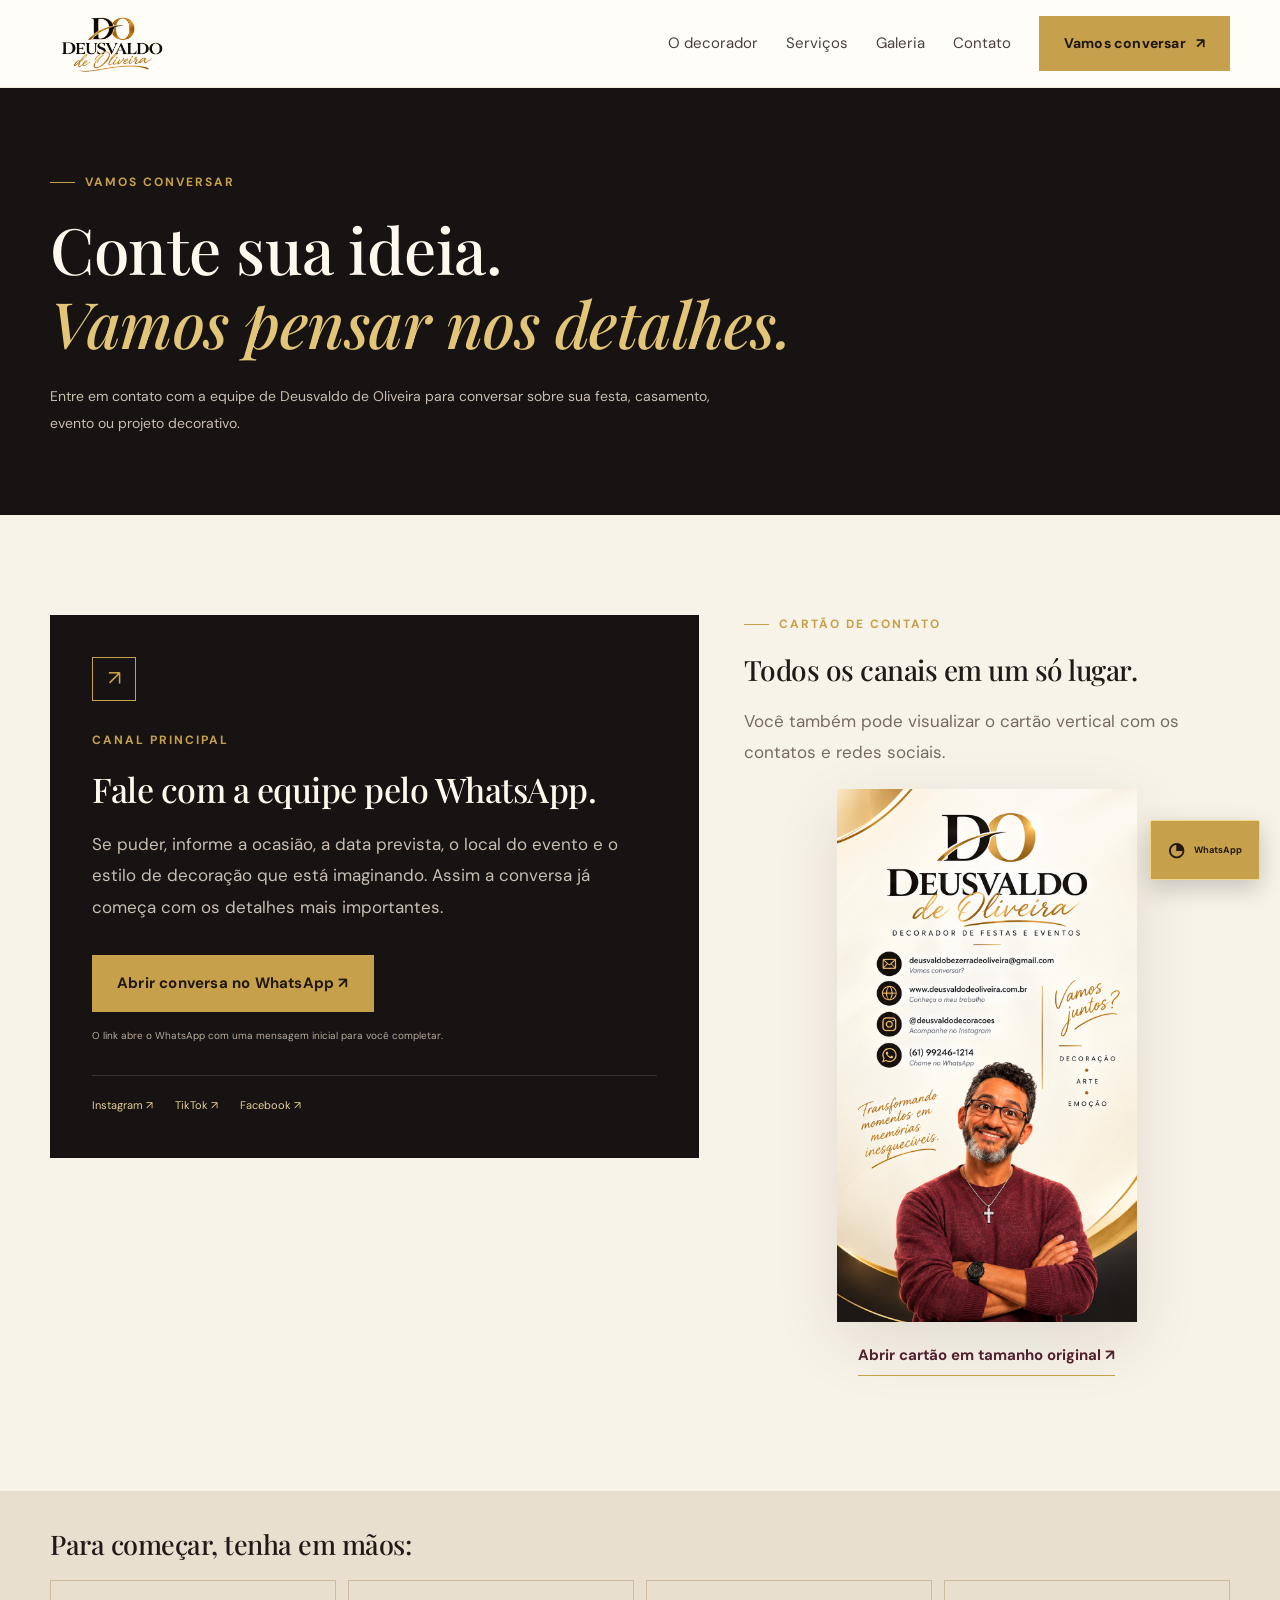
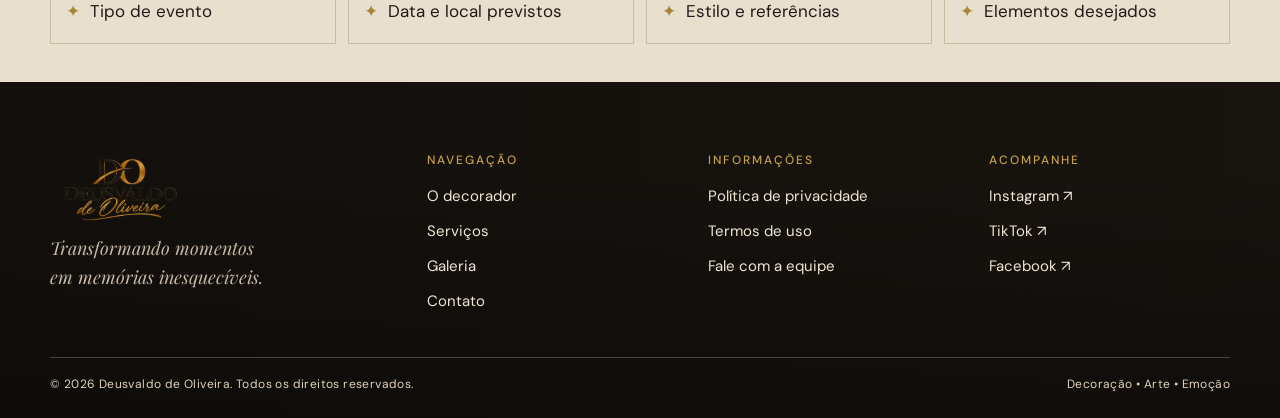
<file: contato.html>
<!doctype html><html lang="pt-BR"><head><meta charset="utf-8"><meta name="viewport" content="width=device-width, initial-scale=1"><meta name="theme-color" content="#171312"><meta name="description" content="Contato da equipe de Deusvaldo de Oliveira, decorador de festas e eventos."><title>Contato | Deusvaldo de Oliveira</title><link rel="icon" href="assets/images/favicon.svg" type="image/svg+xml"><link rel="stylesheet" href="assets/css/style.css"><script src="assets/js/main.js" defer></script></head><body><a class="skip-link" href="#conteudo">Pular para o conteúdo</a>
<header class="site-header">
  <div class="container header-inner">
    <a class="brand" href="index.html" aria-label="Deusvaldo de Oliveira — início"><img src="assets/images/logo-deusvaldo.svg" alt="Deusvaldo de Oliveira — Decorador de festas e eventos"></a>
    <button class="menu-toggle" aria-expanded="false" aria-controls="site-nav" aria-label="Abrir menu"><span></span><span></span><span></span></button>
    <nav id="site-nav" class="site-nav" aria-label="Navegação principal">
      <a href="index.html#sobre">O decorador</a><a href="index.html#servicos">Serviços</a><a href="index.html#galeria">Galeria</a><a href="contato.html">Contato</a>
      <a class="button button-small" data-wa="menu" href="https://wa.me/5561992461214?text=Ol%C3%A1%2C%20equipe%20do%20Deusvaldo%20de%20Oliveira%21%20Vim%20pelo%20site%20e%20gostaria%20de%20informa%C3%A7%C3%B5es." target="_blank" rel="noopener">Vamos conversar <span>↗</span></a>
    </nav>
  </div>
</header>
<main id="conteudo"><section class="page-hero"><div class="container"><p class="eyebrow"><span></span> VAMOS CONVERSAR</p><h1>Conte sua ideia.<br><em>Vamos pensar nos detalhes.</em></h1><p>Entre em contato com a equipe de Deusvaldo de Oliveira para conversar sobre sua festa, casamento, evento ou projeto decorativo.</p></div></section>
<section class="section-pad contact-section"><div class="container contact-grid"><div class="contact-primary"><span class="contact-glyph">↗</span><p class="eyebrow">CANAL PRINCIPAL</p><h2>Fale com a equipe pelo WhatsApp.</h2><p>Se puder, informe a ocasião, a data prevista, o local do evento e o estilo de decoração que está imaginando. Assim a conversa já começa com os detalhes mais importantes.</p><a class="button button-gold" data-wa="contato-principal" href="https://wa.me/5561992461214?text=Ol%C3%A1%2C%20equipe%20do%20Deusvaldo%20de%20Oliveira%21%20Gostaria%20de%20conversar%20sobre%20uma%20decora%C3%A7%C3%A3o.%20A%20ocasi%C3%A3o%20%C3%A9%3A%20" target="_blank" rel="noopener">Abrir conversa no WhatsApp ↗</a><small>O link abre o WhatsApp com uma mensagem inicial para você completar.</small>
<div class="contact-socials"><a href="https://www.instagram.com/deusvaldodecoracoes/" target="_blank" rel="noopener">Instagram ↗</a><a href="https://www.tiktok.com/@deusvaldodecoracoes" target="_blank" rel="noopener">TikTok ↗</a><a href="https://www.facebook.com/people/Deusvaldo-Oliveira/61553293047660/" target="_blank" rel="noopener">Facebook ↗</a></div></div>
<div class="contact-story"><p class="eyebrow"><span></span> CARTÃO DE CONTATO</p><h2>Todos os canais em um só lugar.</h2><p>Você também pode visualizar o cartão vertical com os contatos e redes sociais.</p><a class="story-open" href="assets/images/cartao-contato-story.png" target="_blank" rel="noopener"><img src="assets/images/cartao-contato-story.png" alt="Cartão vertical de contato de Deusvaldo de Oliveira com logo, e-mail, site, Instagram, WhatsApp e personagem" loading="lazy"></a><a class="text-link" href="assets/images/cartao-contato-story.png" target="_blank" rel="noopener">Abrir cartão em tamanho original ↗</a></div></div></section>
<section class="contact-checklist"><div class="container checklist-inner"><h2>Para começar, tenha em mãos:</h2><div class="checklist-grid"><span>Tipo de evento</span><span>Data e local previstos</span><span>Estilo e referências</span><span>Elementos desejados</span></div></div></section></main><footer class="site-footer">
  <div class="container footer-top">
    <div class="footer-brand"><a href="index.html"><img src="assets/images/logo-deusvaldo.svg" alt="Deusvaldo de Oliveira"></a><p>Transformando momentos em memórias inesquecíveis.</p></div>
    <div class="footer-column"><h3>Navegação</h3><a href="index.html#sobre">O decorador</a><a href="index.html#servicos">Serviços</a><a href="index.html#galeria">Galeria</a><a href="contato.html">Contato</a></div>
    <div class="footer-column"><h3>Informações</h3><a href="privacidade.html">Política de privacidade</a><a href="termos.html">Termos de uso</a><a href="contato.html">Fale com a equipe</a></div>
    <div class="footer-column"><h3>Acompanhe</h3><a href="https://www.instagram.com/deusvaldodecoracoes/" target="_blank" rel="noopener">Instagram ↗</a><a href="https://www.tiktok.com/@deusvaldodecoracoes" target="_blank" rel="noopener">TikTok ↗</a><a href="https://www.facebook.com/people/Deusvaldo-Oliveira/61553293047660/" target="_blank" rel="noopener">Facebook ↗</a></div>
  </div>
  <div class="container footer-bottom"><span>© <span data-year></span> Deusvaldo de Oliveira. Todos os direitos reservados.</span><span>Decoração • Arte • Emoção</span></div>
</footer><a class="whatsapp-float" data-wa="contato-flutuante" href="https://wa.me/5561992461214?text=Ol%C3%A1%2C%20equipe%20do%20Deusvaldo%20de%20Oliveira%21%20Vim%20pela%20p%C3%A1gina%20de%20contato." target="_blank" rel="noopener" aria-label="Falar com a equipe pelo WhatsApp"><span>◔</span><small>WhatsApp</small></a></body></html>
</file>
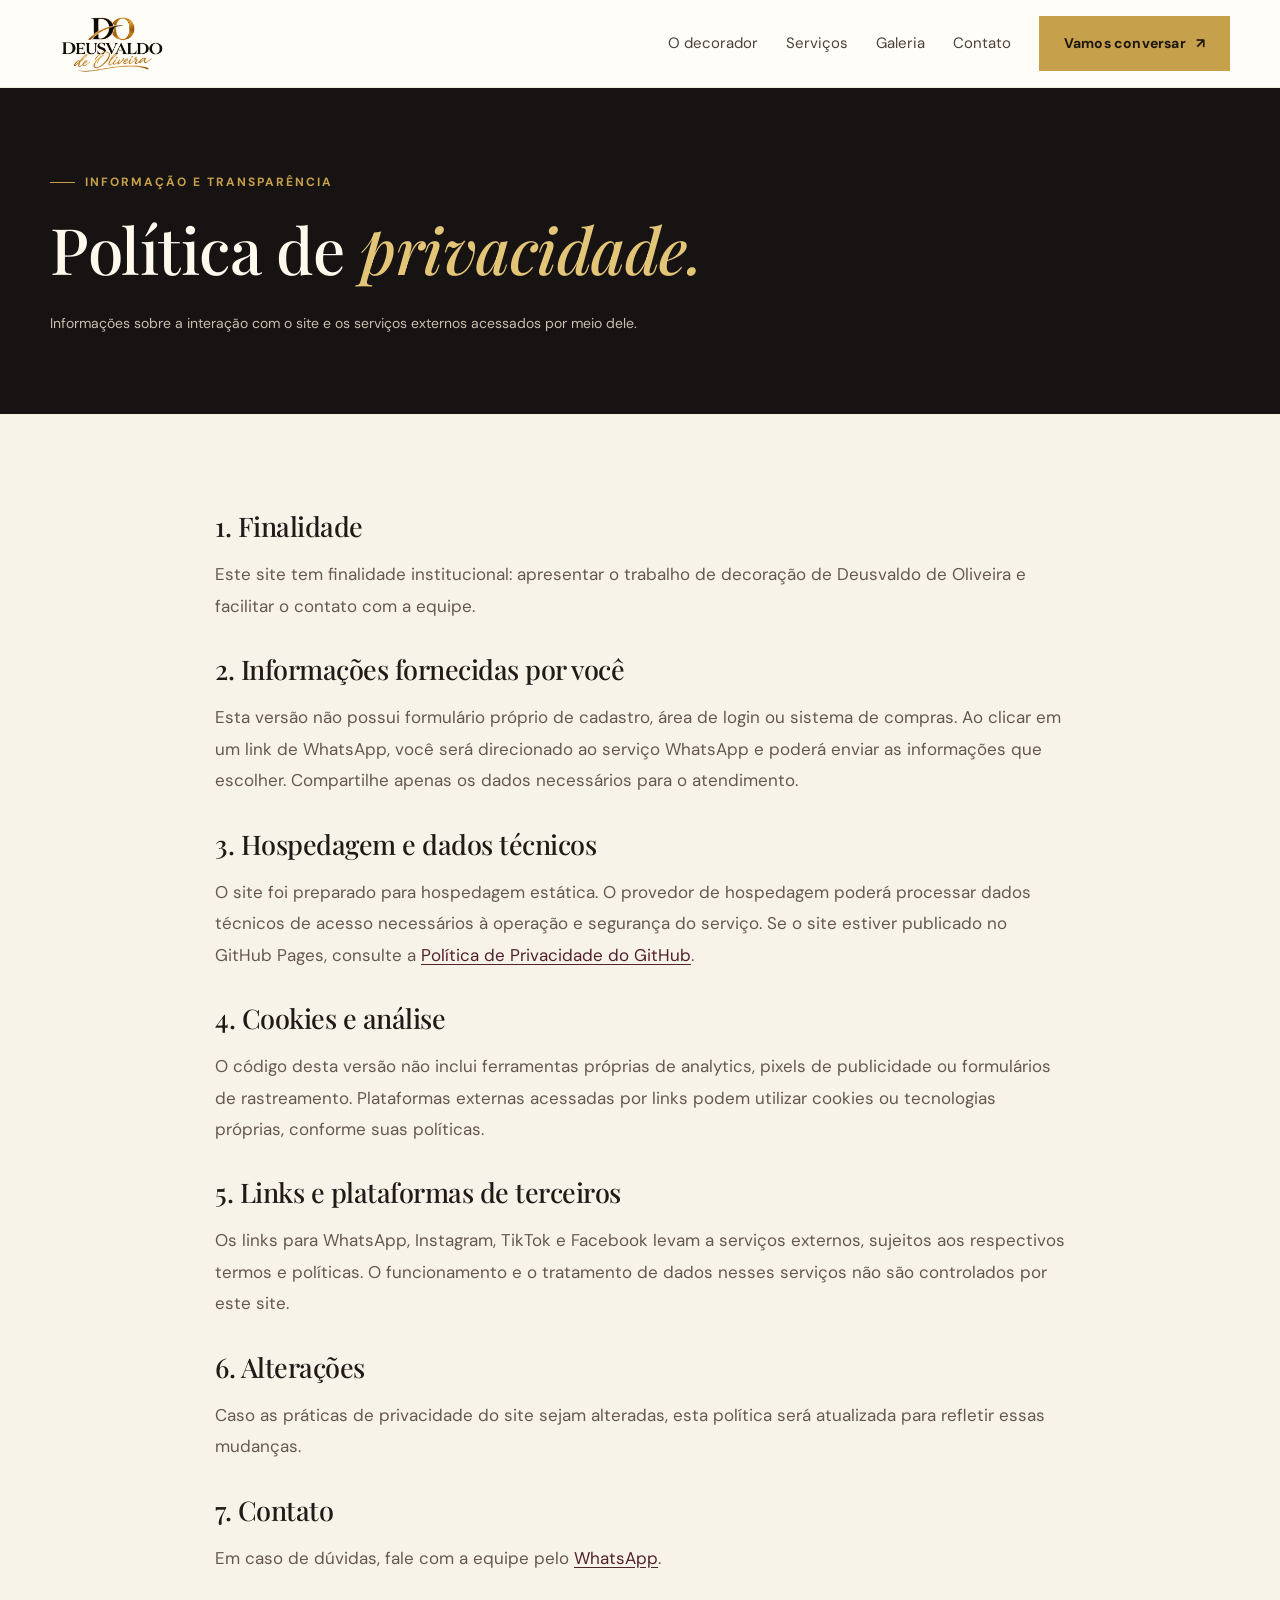
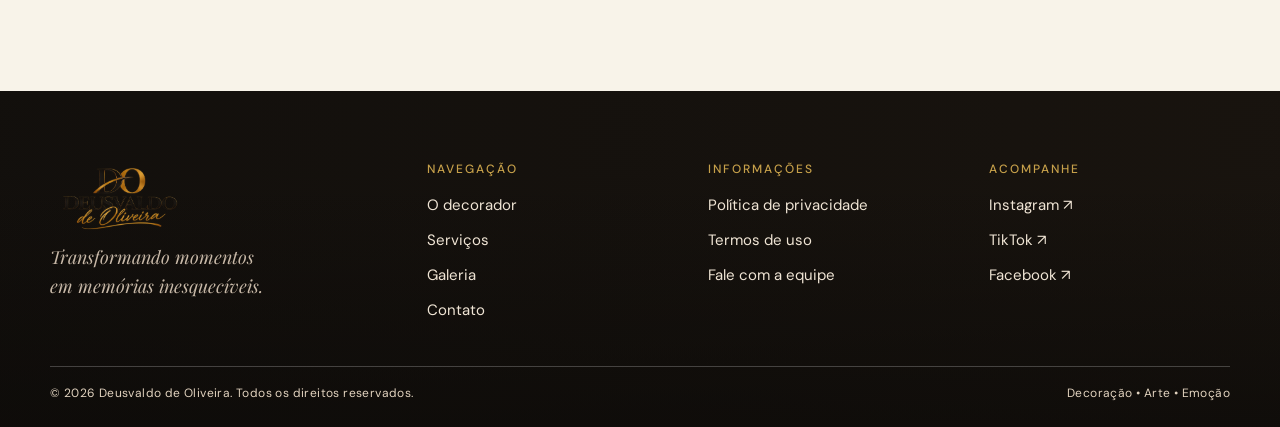
<file: privacidade.html>
<!doctype html><html lang="pt-BR"><head><meta charset="utf-8"><meta name="viewport" content="width=device-width, initial-scale=1"><meta name="theme-color" content="#171312"><meta name="description" content="Política de privacidade do site Deusvaldo de Oliveira."><title>Política de Privacidade | Deusvaldo de Oliveira</title><link rel="icon" href="assets/images/favicon.svg" type="image/svg+xml"><link rel="stylesheet" href="assets/css/style.css"><script src="assets/js/main.js" defer></script></head><body><a class="skip-link" href="#conteudo">Pular para o conteúdo</a>
<header class="site-header">
  <div class="container header-inner">
    <a class="brand" href="index.html" aria-label="Deusvaldo de Oliveira — início"><img src="assets/images/logo-deusvaldo.svg" alt="Deusvaldo de Oliveira — Decorador de festas e eventos"></a>
    <button class="menu-toggle" aria-expanded="false" aria-controls="site-nav" aria-label="Abrir menu"><span></span><span></span><span></span></button>
    <nav id="site-nav" class="site-nav" aria-label="Navegação principal">
      <a href="index.html#sobre">O decorador</a><a href="index.html#servicos">Serviços</a><a href="index.html#galeria">Galeria</a><a href="contato.html">Contato</a>
      <a class="button button-small" data-wa="menu" href="https://wa.me/5561992461214?text=Ol%C3%A1%2C%20equipe%20do%20Deusvaldo%20de%20Oliveira%21%20Vim%20pelo%20site%20e%20gostaria%20de%20informa%C3%A7%C3%B5es." target="_blank" rel="noopener">Vamos conversar <span>↗</span></a>
    </nav>
  </div>
</header><main id="conteudo"><section class="page-hero"><div class="container"><p class="eyebrow"><span></span> INFORMAÇÃO E TRANSPARÊNCIA</p><h1>Política de <em>privacidade.</em></h1><p>Informações sobre a interação com o site e os serviços externos acessados por meio dele.</p></div></section><section class="section-pad legal-section"><div class="container legal-copy"><h2>1. Finalidade</h2><p>Este site tem finalidade institucional: apresentar o trabalho de decoração de Deusvaldo de Oliveira e facilitar o contato com a equipe.</p><h2>2. Informações fornecidas por você</h2><p>Esta versão não possui formulário próprio de cadastro, área de login ou sistema de compras. Ao clicar em um link de WhatsApp, você será direcionado ao serviço WhatsApp e poderá enviar as informações que escolher. Compartilhe apenas os dados necessários para o atendimento.</p><h2>3. Hospedagem e dados técnicos</h2><p>O site foi preparado para hospedagem estática. O provedor de hospedagem poderá processar dados técnicos de acesso necessários à operação e segurança do serviço. Se o site estiver publicado no GitHub Pages, consulte a <a href="https://docs.github.com/en/site-policy/privacy-policies/github-privacy-statement" target="_blank" rel="noopener">Política de Privacidade do GitHub</a>.</p><h2>4. Cookies e análise</h2><p>O código desta versão não inclui ferramentas próprias de analytics, pixels de publicidade ou formulários de rastreamento. Plataformas externas acessadas por links podem utilizar cookies ou tecnologias próprias, conforme suas políticas.</p><h2>5. Links e plataformas de terceiros</h2><p>Os links para WhatsApp, Instagram, TikTok e Facebook levam a serviços externos, sujeitos aos respectivos termos e políticas. O funcionamento e o tratamento de dados nesses serviços não são controlados por este site.</p><h2>6. Alterações</h2><p>Caso as práticas de privacidade do site sejam alteradas, esta política será atualizada para refletir essas mudanças.</p><h2>7. Contato</h2><p>Em caso de dúvidas, fale com a equipe pelo <a data-wa="privacidade" href="https://wa.me/5561992461214?text=Ol%C3%A1%2C%20equipe%20do%20Deusvaldo%20de%20Oliveira%21%20Tenho%20uma%20d%C3%BAvida%20sobre%20a%20pol%C3%ADtica%20de%20privacidade." target="_blank" rel="noopener">WhatsApp</a>.</p></div></section></main><footer class="site-footer">
  <div class="container footer-top">
    <div class="footer-brand"><a href="index.html"><img src="assets/images/logo-deusvaldo.svg" alt="Deusvaldo de Oliveira"></a><p>Transformando momentos em memórias inesquecíveis.</p></div>
    <div class="footer-column"><h3>Navegação</h3><a href="index.html#sobre">O decorador</a><a href="index.html#servicos">Serviços</a><a href="index.html#galeria">Galeria</a><a href="contato.html">Contato</a></div>
    <div class="footer-column"><h3>Informações</h3><a href="privacidade.html">Política de privacidade</a><a href="termos.html">Termos de uso</a><a href="contato.html">Fale com a equipe</a></div>
    <div class="footer-column"><h3>Acompanhe</h3><a href="https://www.instagram.com/deusvaldodecoracoes/" target="_blank" rel="noopener">Instagram ↗</a><a href="https://www.tiktok.com/@deusvaldodecoracoes" target="_blank" rel="noopener">TikTok ↗</a><a href="https://www.facebook.com/people/Deusvaldo-Oliveira/61553293047660/" target="_blank" rel="noopener">Facebook ↗</a></div>
  </div>
  <div class="container footer-bottom"><span>© <span data-year></span> Deusvaldo de Oliveira. Todos os direitos reservados.</span><span>Decoração • Arte • Emoção</span></div>
</footer></body></html>
</file>
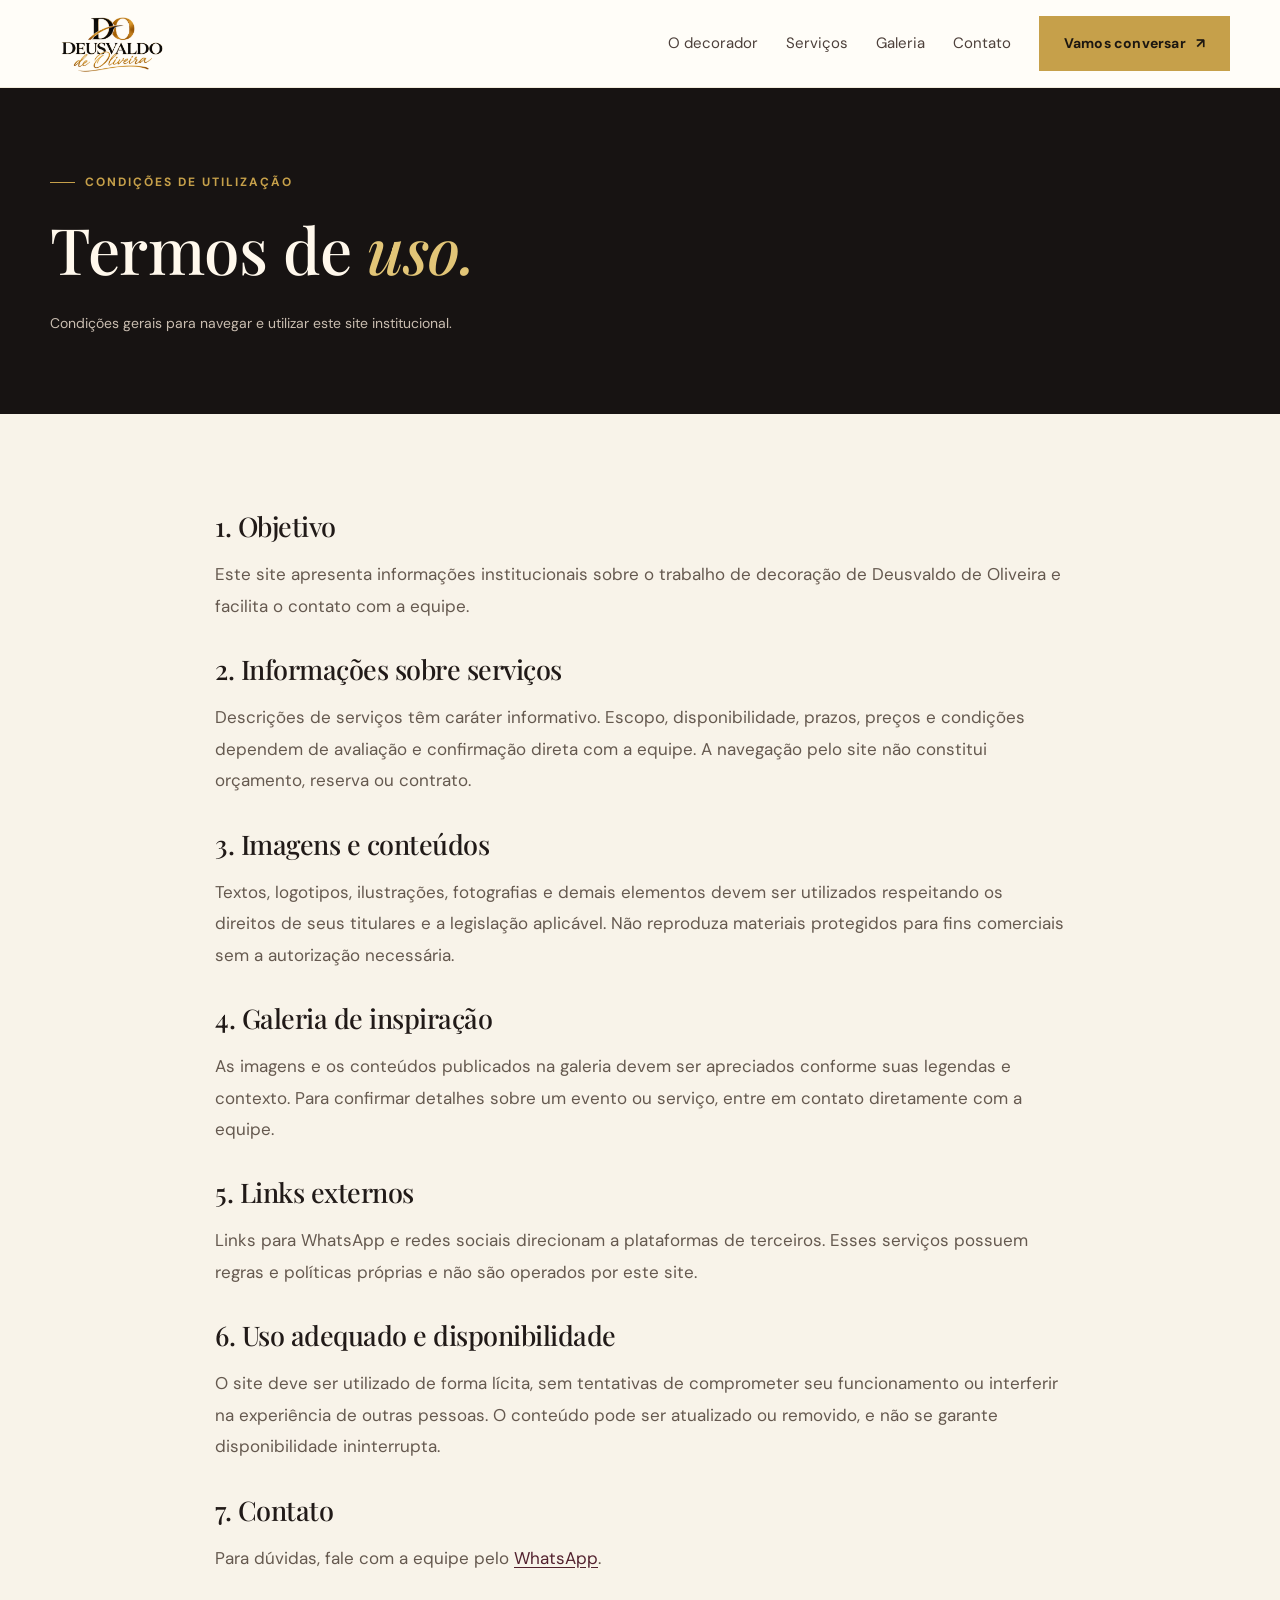
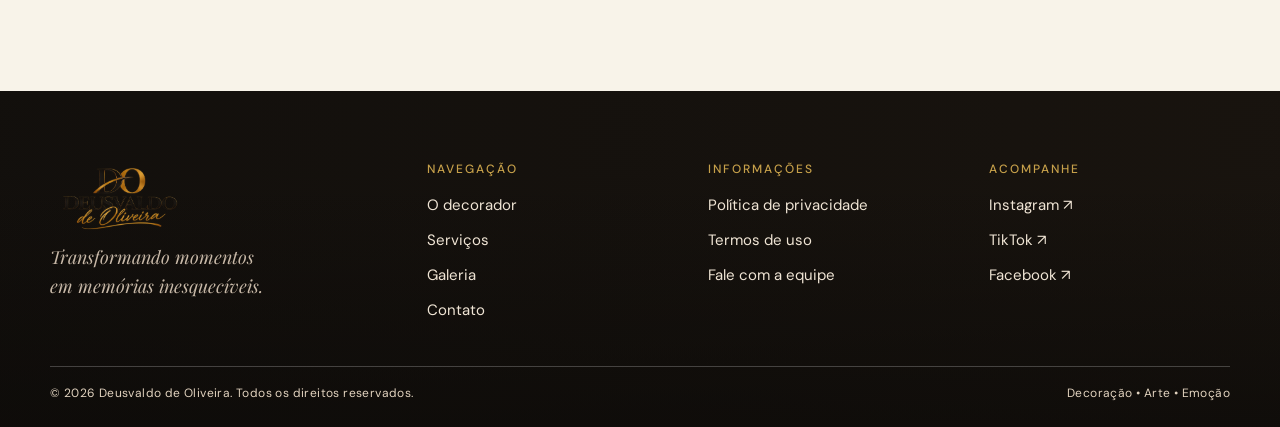
<file: termos.html>
<!doctype html><html lang="pt-BR"><head><meta charset="utf-8"><meta name="viewport" content="width=device-width, initial-scale=1"><meta name="theme-color" content="#171312"><meta name="description" content="Termos de uso do site Deusvaldo de Oliveira."><title>Termos de Uso | Deusvaldo de Oliveira</title><link rel="icon" href="assets/images/favicon.svg" type="image/svg+xml"><link rel="stylesheet" href="assets/css/style.css"><script src="assets/js/main.js" defer></script></head><body><a class="skip-link" href="#conteudo">Pular para o conteúdo</a>
<header class="site-header">
  <div class="container header-inner">
    <a class="brand" href="index.html" aria-label="Deusvaldo de Oliveira — início"><img src="assets/images/logo-deusvaldo.svg" alt="Deusvaldo de Oliveira — Decorador de festas e eventos"></a>
    <button class="menu-toggle" aria-expanded="false" aria-controls="site-nav" aria-label="Abrir menu"><span></span><span></span><span></span></button>
    <nav id="site-nav" class="site-nav" aria-label="Navegação principal">
      <a href="index.html#sobre">O decorador</a><a href="index.html#servicos">Serviços</a><a href="index.html#galeria">Galeria</a><a href="contato.html">Contato</a>
      <a class="button button-small" data-wa="menu" href="https://wa.me/5561992461214?text=Ol%C3%A1%2C%20equipe%20do%20Deusvaldo%20de%20Oliveira%21%20Vim%20pelo%20site%20e%20gostaria%20de%20informa%C3%A7%C3%B5es." target="_blank" rel="noopener">Vamos conversar <span>↗</span></a>
    </nav>
  </div>
</header><main id="conteudo"><section class="page-hero"><div class="container"><p class="eyebrow"><span></span> CONDIÇÕES DE UTILIZAÇÃO</p><h1>Termos de <em>uso.</em></h1><p>Condições gerais para navegar e utilizar este site institucional.</p></div></section><section class="section-pad legal-section"><div class="container legal-copy"><h2>1. Objetivo</h2><p>Este site apresenta informações institucionais sobre o trabalho de decoração de Deusvaldo de Oliveira e facilita o contato com a equipe.</p><h2>2. Informações sobre serviços</h2><p>Descrições de serviços têm caráter informativo. Escopo, disponibilidade, prazos, preços e condições dependem de avaliação e confirmação direta com a equipe. A navegação pelo site não constitui orçamento, reserva ou contrato.</p><h2>3. Imagens e conteúdos</h2><p>Textos, logotipos, ilustrações, fotografias e demais elementos devem ser utilizados respeitando os direitos de seus titulares e a legislação aplicável. Não reproduza materiais protegidos para fins comerciais sem a autorização necessária.</p><h2>4. Galeria de inspiração</h2><p>As imagens e os conteúdos publicados na galeria devem ser apreciados conforme suas legendas e contexto. Para confirmar detalhes sobre um evento ou serviço, entre em contato diretamente com a equipe.</p><h2>5. Links externos</h2><p>Links para WhatsApp e redes sociais direcionam a plataformas de terceiros. Esses serviços possuem regras e políticas próprias e não são operados por este site.</p><h2>6. Uso adequado e disponibilidade</h2><p>O site deve ser utilizado de forma lícita, sem tentativas de comprometer seu funcionamento ou interferir na experiência de outras pessoas. O conteúdo pode ser atualizado ou removido, e não se garante disponibilidade ininterrupta.</p><h2>7. Contato</h2><p>Para dúvidas, fale com a equipe pelo <a data-wa="termos" href="https://wa.me/5561992461214?text=Ol%C3%A1%2C%20equipe%20do%20Deusvaldo%20de%20Oliveira%21%20Tenho%20uma%20d%C3%BAvida%20sobre%20os%20termos%20de%20uso." target="_blank" rel="noopener">WhatsApp</a>.</p></div></section></main><footer class="site-footer">
  <div class="container footer-top">
    <div class="footer-brand"><a href="index.html"><img src="assets/images/logo-deusvaldo.svg" alt="Deusvaldo de Oliveira"></a><p>Transformando momentos em memórias inesquecíveis.</p></div>
    <div class="footer-column"><h3>Navegação</h3><a href="index.html#sobre">O decorador</a><a href="index.html#servicos">Serviços</a><a href="index.html#galeria">Galeria</a><a href="contato.html">Contato</a></div>
    <div class="footer-column"><h3>Informações</h3><a href="privacidade.html">Política de privacidade</a><a href="termos.html">Termos de uso</a><a href="contato.html">Fale com a equipe</a></div>
    <div class="footer-column"><h3>Acompanhe</h3><a href="https://www.instagram.com/deusvaldodecoracoes/" target="_blank" rel="noopener">Instagram ↗</a><a href="https://www.tiktok.com/@deusvaldodecoracoes" target="_blank" rel="noopener">TikTok ↗</a><a href="https://www.facebook.com/people/Deusvaldo-Oliveira/61553293047660/" target="_blank" rel="noopener">Facebook ↗</a></div>
  </div>
  <div class="container footer-bottom"><span>© <span data-year></span> Deusvaldo de Oliveira. Todos os direitos reservados.</span><span>Decoração • Arte • Emoção</span></div>
</footer></body></html>
</file>
<file: assets/css/style.css>
@import url('https://fonts.googleapis.com/css2?family=DM+Sans:wght@400;500;600;700&family=Playfair+Display:ital,wght@0,500;0,600;0,700;1,500;1,600&display=swap');
:root{--ink:#211a18;--black:#171312;--black2:#211a18;--wine:#52212e;--wine2:#6b3440;--gold:#c6a04a;--gold-light:#f0dba0;--cream:#f8f3e9;--paper:#fffdf8;--muted:#766b62;--line:#e6dac6;--serif:'Playfair Display',Georgia,serif;--sans:'DM Sans',Arial,sans-serif;--shadow:0 20px 60px #21150f1c}
*{box-sizing:border-box}html{scroll-behavior:smooth;scroll-padding-top:92px}body{margin:0;background:var(--paper);color:var(--ink);font-family:var(--sans);font-size:15px;line-height:1.75}a{color:inherit}img{display:block;max-width:100%}button{font:inherit}.container{width:min(1180px,calc(100% - 56px));margin-inline:auto}.skip-link{position:absolute;top:-60px;left:16px;z-index:999;background:#fff;padding:10px 16px}.skip-link:focus{top:12px}.site-header{position:sticky;top:0;z-index:100;height:88px;background:rgba(255,253,248,.96);backdrop-filter:blur(14px);border-bottom:1px solid #bda76a30}.header-inner{height:100%;display:flex;align-items:center;justify-content:space-between;gap:28px}.brand{display:block;flex:0 0 175px}.brand img{width:175px;height:62px;object-fit:contain;object-position:left center}.site-nav{display:flex;align-items:center;gap:28px}.site-nav>a:not(.button){font-size:12px;text-decoration:none;color:#4d403b;transition:color .2s}.site-nav>a:not(.button):hover{color:var(--gold)}.button{display:inline-flex;align-items:center;justify-content:center;gap:18px;min-height:50px;padding:13px 22px;border:1px solid var(--gold);background:var(--gold);color:#1c1711;text-decoration:none;font-size:12px;font-weight:700;letter-spacing:.2px;transition:transform .2s,background .2s,border-color .2s}.button:hover{transform:translateY(-2px);background:var(--gold-light);border-color:var(--gold-light)}.button-small{min-height:42px;padding:10px 15px;gap:10px;font-size:11px}.button-gold{background:var(--gold);border-color:var(--gold);color:#21180e}.button-outline{background:transparent;border-color:#d6bd78;color:#fff}.button-outline:hover{background:#ffffff13;border-color:var(--gold-light);color:#fff}.menu-toggle{display:none;background:transparent;border:0;padding:8px}.menu-toggle span{display:block;width:24px;height:2px;background:var(--wine);margin:5px}
.eyebrow{display:flex;align-items:center;gap:10px;font-size:10px;font-weight:700;letter-spacing:2.7px;color:var(--gold);margin:0 0 20px}.eyebrow>span{width:25px;height:1px;background:var(--gold);display:inline-block}h1,h2,h3{font-family:var(--serif);font-weight:500;line-height:1.15;letter-spacing:-.5px}h1 em,h2 em{font-weight:500;color:var(--gold-light)}h1{font-size:clamp(42px,5vw,67px);margin:0 0 24px}h2{font-size:clamp(34px,4vw,49px);margin:0 0 20px}h3{font-size:24px;margin:0 0 12px}.hero{position:relative;overflow:hidden;background:var(--black);color:#fff8eb;min-height:680px}.hero-backdrop{position:absolute;inset:0;background:radial-gradient(ellipse at 73% 46%,#6c403f70 0,transparent 40%),radial-gradient(ellipse at 6% 95%,#5a342d55 0,transparent 45%);pointer-events:none}.hero:after{content:"";position:absolute;inset:18px;border:1px solid #c6a04a24;pointer-events:none}.hero-inner{position:relative;z-index:1;display:grid;grid-template-columns:1.12fr .88fr;gap:50px;align-items:center;min-height:650px;padding-top:65px;padding-bottom:65px}.hero-copy{padding:20px 0 30px}.hero h1{max-width:710px;font-size:clamp(42px,5vw,66px)}.hero h1 em{color:#e2c577}.hero-lead{max-width:510px;color:#d2c7bb;font-size:15px;line-height:1.9;margin:0 0 30px}.hero-actions{display:flex;gap:14px;flex-wrap:wrap}.hero-proof{display:flex;align-items:center;gap:12px;margin-top:44px;color:#b7a89c;font-size:11px;letter-spacing:.3px}.proof-icon{color:var(--gold);font-size:20px}.hero-visual{position:relative;align-self:stretch;display:flex;align-items:flex-end;justify-content:center;min-height:470px}.hero-image-frame{position:relative;height:100%;min-height:470px;width:100%;display:flex;align-items:flex-end;justify-content:center;background:radial-gradient(ellipse at 50% 48%,#c4a5771f 0,transparent 58%);overflow:hidden}.hero-image-frame:before{content:"";position:absolute;width:min(90%,390px);height:86%;bottom:-8%;border:1px solid #c6a04a70;border-radius:50% 50% 0 0}.hero-image-frame img{position:relative;z-index:1;height:100%;max-height:560px;width:auto;object-fit:contain;object-position:bottom center;filter:drop-shadow(0 20px 35px #0005)}.hero-stamp{position:absolute;z-index:2;right:0;bottom:16%;width:116px;height:116px;border-radius:50%;background:var(--gold);color:#21180e;display:flex;flex-direction:column;align-items:center;justify-content:center;box-shadow:0 5px 30px #0004;text-align:center}.hero-stamp span{font-family:var(--serif);font-size:30px;line-height:1}.hero-stamp small{font-size:9px;line-height:1.3;margin-top:6px}.vertical-note{position:absolute;right:-20px;top:28%;writing-mode:vertical-rl;font-size:8px;letter-spacing:2px;color:#c7b69c}.vertical-note span{color:var(--gold);padding:9px 0}.hero-bottom{position:relative;z-index:2;display:flex;justify-content:space-between;gap:20px;border-top:1px solid #ffffff1c;padding:14px max(28px,calc((100vw - 1180px)/2));color:#a99b8b;font-size:8px;letter-spacing:1.8px}
.section-pad{padding:100px 0}.intro{background:var(--cream)}.intro-grid{display:grid;grid-template-columns:.82fr 1.18fr;gap:100px;align-items:center}.intro-portrait{position:relative;min-height:490px;background:linear-gradient(145deg,#eee1cb,#d6c0a0);display:flex;align-items:flex-end;justify-content:center;overflow:hidden}.intro-portrait:before{content:"";position:absolute;inset:18px;border:1px solid #c6a04a9c;z-index:2;pointer-events:none}.portrait-halo{position:absolute;width:350px;height:350px;top:25px;border:1px solid #9b76454f;border-radius:50%;box-shadow:0 0 0 24px #ffffff12,0 0 0 48px #ffffff12}.intro-portrait img{position:relative;z-index:1;width:100%;max-height:480px;object-fit:contain;object-position:bottom center;filter:drop-shadow(0 8px 18px #4c2b261c)}.portrait-caption{position:absolute;z-index:3;bottom:18px;left:30px;right:30px;padding:13px 16px;background:#fffaf0e8;display:flex;justify-content:space-between;align-items:center;gap:10px}.portrait-caption span{font-family:var(--serif);font-style:italic;color:#776659;font-size:13px}.portrait-caption strong{font-size:11px;letter-spacing:.5px;color:var(--wine)}.intro-copy h2{font-size:clamp(36px,4vw,50px)}.intro-copy h2 em{color:var(--wine2)}.intro-copy>p:not(.eyebrow){font-size:14px;color:#74675d;line-height:1.95}.intro-copy blockquote{border-left:2px solid var(--gold);margin:27px 0;padding:3px 0 3px 18px;color:var(--wine);font-family:var(--serif);font-style:italic;font-size:21px}.text-link{display:inline-flex;align-items:center;gap:12px;text-decoration:none;color:var(--wine);border-bottom:1px solid var(--gold);padding-bottom:6px;font-size:12px;font-weight:700}
.services{background:var(--paper)}.section-heading{display:flex;align-items:end;justify-content:space-between;gap:50px;margin-bottom:42px}.section-heading h2{margin:0}.section-heading>p{max-width:360px;margin:0 0 4px;color:var(--muted);font-size:13px}.section-heading .eyebrow{margin-bottom:16px}.service-grid{display:grid;grid-template-columns:repeat(3,1fr);gap:18px}.service-card{position:relative;padding:34px 28px 28px;min-height:310px;border:1px solid var(--line);background:#fffdf8;transition:transform .25s,box-shadow .25s}.service-card:hover{transform:translateY(-5px);box-shadow:var(--shadow)}.service-featured{background:var(--black);color:#fff8ec;border-color:var(--black)}.service-num{position:absolute;right:24px;top:22px;font-size:10px;color:#b8a68b;letter-spacing:1px}.service-symbol{color:var(--gold);font-size:28px;margin-bottom:24px}.service-card h3{font-size:23px}.service-card p{color:var(--muted);font-size:12px;line-height:1.9;margin-bottom:22px}.service-featured p{color:#c9beb3}.service-card a{display:inline-block;color:var(--wine);font-size:10px;font-weight:700;text-decoration:none;border-bottom:1px solid var(--gold);padding-bottom:5px}.service-featured a{color:#f4e8cf}.service-disclaimer{margin:22px 0 0;font-size:10px;color:#8a7c6e}
.gallery-section{background:var(--black);color:#fff8ec}.gallery-section .section-heading>p{color:#b7aaa0}.gallery-section .section-heading h2{color:#fff8ec}.gallery-grid{display:grid;grid-template-columns:1.1fr .9fr .9fr;grid-template-rows:245px 245px;gap:14px}.gallery-item{position:relative;display:block;overflow:hidden;border:0;padding:0;background:#2b201b;cursor:zoom-in;text-align:left;color:#fff}.gallery-large{grid-row:span 2}.gallery-item img{width:100%;height:100%;object-fit:cover;transition:transform .55s;display:block}.gallery-item:hover img{transform:scale(1.06)}.gallery-overlay{position:absolute;inset:0;display:flex;flex-direction:column;justify-content:flex-end;align-items:flex-start;padding:22px;background:linear-gradient(180deg,transparent 20%,#110d0bd9 100%);text-align:left}.gallery-overlay small{font-size:8px;letter-spacing:2px;color:#e3c87d;margin-bottom:7px}.gallery-overlay strong{font-family:var(--serif);font-weight:500;font-size:22px}.gallery-open{margin-top:7px;font-size:10px;color:#d9c8b1}.gallery-caption{margin:20px 0 0;color:#a99d92;font-size:10px;display:flex;align-items:center;gap:9px}.gallery-caption span{color:var(--gold);font-size:17px}.lightbox{position:fixed;inset:0;z-index:500;background:#100c0bea;display:none;align-items:center;justify-content:center;padding:55px 75px}.lightbox.is-open{display:flex}.lightbox figure{margin:0;max-width:min(1000px,82vw);max-height:80vh;text-align:center}.lightbox figure img{max-width:100%;max-height:72vh;width:auto;height:auto;object-fit:contain;margin:auto;box-shadow:0 15px 55px #0007}.lightbox figcaption{color:#f4e8cf;font-family:var(--serif);font-size:19px;margin-top:12px}.lightbox button{position:absolute;border:1px solid #c6a04a80;color:#f7edda;background:#211a18bd;cursor:pointer}.lightbox-close{top:22px;right:26px;width:44px;height:44px;font-size:32px;line-height:1}.lightbox-prev,.lightbox-next{top:48%;width:48px;height:58px;font-size:36px}.lightbox-prev{left:22px}.lightbox-next{right:22px}.lightbox-hint{position:absolute;bottom:15px;left:0;right:0;text-align:center;color:#b9aa9a;font-size:10px;letter-spacing:.5px}
.process{background:var(--cream)}.process-grid{display:grid;grid-template-columns:1fr 1fr;gap:100px;align-items:center}.process-grid>div>p:not(.eyebrow){max-width:450px;color:var(--muted);font-size:14px;line-height:1.9;margin:22px 0 28px}.process h2 em{color:var(--wine2)}.steps{list-style:none;margin:0;padding:0;border-top:1px solid #d9cbb6}.steps li{display:grid;grid-template-columns:42px 1fr;gap:20px;padding:23px 0;border-bottom:1px solid #d9cbb6}.steps li>span{font-family:var(--serif);font-size:23px;color:var(--gold)}.steps h3{font-size:20px;margin:0 0 5px}.steps p{font-size:12px;color:var(--muted);margin:0}
.social-section{background:#e9dfcf;padding:78px 0}.social-panel{display:grid;grid-template-columns:1fr .8fr;gap:80px;align-items:center}.social-panel h2{font-size:clamp(34px,4vw,46px)}.social-panel h2 em{color:var(--wine2)}.social-panel>div:first-child>p:last-child{font-size:13px;color:var(--muted);margin:0}.social-list{border-left:1px solid #cdbb9f;padding-left:35px}.social-list>a{display:flex;align-items:center;gap:15px;text-decoration:none;padding:14px 0;border-bottom:1px solid #cdbb9f}.social-icon{width:40px;height:40px;display:grid;place-items:center;border:1px solid #c6a04a;color:var(--wine);font-size:20px}.social-list>a>span:nth-child(2){display:flex;flex-direction:column;flex:1}.social-list strong{font-size:12px}.social-list small{font-size:10px;color:#76675d}.social-list b{color:#a78637;font-size:16px}
.closing-cta{background:var(--wine);color:#fff8ec;text-align:center;padding:76px 0;position:relative;overflow:hidden}.closing-cta:before,.closing-cta:after{content:"";position:absolute;width:250px;height:250px;border:1px solid #d0ae5b37;border-radius:50%;top:-155px;left:-70px}.closing-cta:after{top:auto;left:auto;right:-80px;bottom:-170px}.closing-inner{position:relative;z-index:1}.closing-star{display:block;color:var(--gold);font-size:28px;margin-bottom:12px}.closing-cta .eyebrow{justify-content:center;color:#e5cf93}.closing-cta h2{font-size:clamp(35px,4.4vw,51px);margin-bottom:18px}.closing-cta h2 em{color:#e4c879}.closing-cta>div>p:not(.eyebrow){color:#d8c7c2;font-size:13px;margin-bottom:24px}
.site-footer{background:#100e0d;color:#f8f0e3;padding:55px 0 20px}.footer-top{display:grid;grid-template-columns:1.4fr 1fr 1fr 1fr;gap:45px;padding-bottom:38px;border-bottom:1px solid #ffffff20}.footer-brand img{width:190px;height:70px;object-fit:contain;object-position:left center;filter:brightness(0) invert(1)}.footer-brand p{max-width:230px;font-family:var(--serif);font-style:italic;font-size:15px;color:#c7b8a7;margin:10px 0 0}.footer-column{display:flex;flex-direction:column;gap:8px}.footer-column h3{font-family:var(--sans);font-size:10px;letter-spacing:2px;text-transform:uppercase;color:var(--gold);margin:0 0 7px}.footer-column a{font-size:11px;color:#c8bdb0;text-decoration:none}.footer-column a:hover{color:var(--gold-light)}.footer-bottom{display:flex;justify-content:space-between;gap:20px;padding-top:17px;color:#9b8d80;font-size:9px;letter-spacing:.4px}.whatsapp-float{position:fixed;right:20px;bottom:20px;z-index:90;display:flex;align-items:center;gap:9px;padding:12px 17px;background:var(--gold);color:#21180e;text-decoration:none;border:1px solid #f3d98c;box-shadow:0 8px 25px #0003;font-size:11px;font-weight:700;border-radius:2px}.whatsapp-float>span{font-size:19px}.whatsapp-float:hover{background:var(--gold-light)}
.page-hero{background:var(--black);color:#fff8ec;padding:85px 0 78px}.page-hero h1{max-width:850px}.page-hero h1 em{color:#e2c577}.page-hero .container>p:last-child{max-width:680px;color:#c9bdb0;font-size:14px;line-height:1.9;margin:0}.contact-section{background:var(--cream)}.contact-grid{display:grid;grid-template-columns:1fr .75fr;gap:45px;align-items:start}.contact-primary{background:var(--black);color:#fff8ec;padding:42px}.contact-glyph{display:grid;place-items:center;width:44px;height:44px;border:1px solid var(--gold);color:var(--gold);font-size:21px;margin-bottom:30px}.contact-primary h2{font-size:34px}.contact-primary>p:not(.eyebrow){font-size:13px;color:#c9bdb0;line-height:1.9}.contact-primary .button{margin:15px 0}.contact-primary>small{display:block;color:#b8a99c;font-size:10px}.contact-socials{display:flex;gap:22px;flex-wrap:wrap;border-top:1px solid #ffffff22;margin-top:30px;padding-top:20px}.contact-socials a{color:#e5cf93;font-size:11px;text-decoration:none}.contact-story h2{font-size:28px}.contact-story>p:not(.eyebrow){color:var(--muted);font-size:12px}.story-open{display:block;width:min(100%,300px);margin:20px auto;background:#eee}.story-open img{width:100%;height:auto;box-shadow:var(--shadow)}.contact-story>.text-link{display:flex;width:max-content;margin:15px auto}.checklist-inner{padding:38px 0}.contact-checklist{background:#e9dfcf}.checklist-inner h2{font-size:27px}.checklist-grid{display:grid;grid-template-columns:repeat(4,1fr);gap:12px}.checklist-grid span{border:1px solid #cdbb9f;padding:15px;font-size:12px}.checklist-grid span:before{content:"✦";color:#a78637;margin-right:10px}
.legal-section{background:var(--cream);padding-top:65px}.legal-copy{max-width:850px}.legal-updated{color:#897b6b;font-size:11px;padding-bottom:18px;border-bottom:1px solid #d9cbb6;margin-bottom:32px}.legal-copy h2{font-size:23px;margin:32px 0 8px}.legal-copy p{font-size:13px;color:#65594f;line-height:1.95}.legal-copy a{color:var(--wine);text-underline-offset:3px}.legal-note{padding:18px 20px;background:#eee3d2;border-left:3px solid var(--gold);margin-top:30px}.error-page{min-height:100vh;background:var(--black);color:#fff8ec;display:grid;place-items:center}.error-card{width:min(680px,calc(100% - 40px));padding:70px 0}.error-card>a:first-child img{width:210px;height:85px;object-fit:contain;object-position:left center;filter:brightness(0) invert(1);margin-bottom:60px}.error-card h1{font-size:clamp(42px,7vw,62px)}.error-card>p:not(.eyebrow){color:#c9bdb0;max-width:500px;margin-bottom:30px}
@media(max-width:1000px){.site-nav{gap:16px}.site-nav>a:not(.button){font-size:11px}.hero-inner{gap:22px}.hero h1{font-size:clamp(40px,5vw,58px)}.intro-grid,.process-grid{gap:55px}.footer-top{gap:25px}.hero-stamp{right:-8px;width:100px;height:100px}}
@media(max-width:760px){.container{width:calc(100% - 36px)}.site-header{height:76px}.brand{flex-basis:145px}.brand img{width:145px;height:55px}.menu-toggle{display:block;cursor:pointer}.site-nav{display:none;position:absolute;left:0;right:0;top:75px;background:var(--paper);padding:15px 22px 24px;box-shadow:0 15px 24px #0002;border-bottom:1px solid var(--line);flex-direction:column;align-items:stretch;gap:0}.site-nav.is-open{display:flex}.site-nav>a:not(.button){padding:12px 0;border-bottom:1px solid var(--line);font-size:13px}.site-nav .button{align-self:flex-start;margin-top:14px}.hero:after{inset:8px}.hero-inner{grid-template-columns:1fr;gap:20px;padding-top:58px;padding-bottom:30px;min-height:0}.hero-copy{padding:0}.hero h1{font-size:clamp(40px,10.5vw,54px)}.hero-lead{font-size:13px}.hero-proof{margin-top:26px}.hero-visual{min-height:360px;margin-top:5px}.hero-image-frame{min-height:360px}.hero-image-frame img{max-height:400px;max-width:90%}.hero-stamp{right:5%;bottom:12%;width:86px;height:86px}.hero-stamp span{font-size:24px}.hero-stamp small{font-size:8px}.vertical-note{right:1%;top:22%;font-size:7px}.hero-bottom{padding:12px 18px;font-size:7px;letter-spacing:1px}.hero-bottom span:last-child{display:none}.section-pad{padding:70px 0}.intro-grid,.process-grid,.social-panel,.contact-grid{grid-template-columns:1fr;gap:35px}.intro-portrait{min-height:380px;max-width:440px;margin:auto;width:100%}.intro-portrait img{max-height:400px}.portrait-caption{left:24px;right:24px}.intro-copy h2{font-size:38px}.section-heading{display:block;margin-bottom:28px}.section-heading>p{margin-top:15px}.service-grid{grid-template-columns:1fr;gap:12px}.service-card{min-height:0;padding:28px 25px}.service-symbol{margin-bottom:18px}.service-card p{max-width:450px}.gallery-grid{grid-template-columns:1fr 1fr;grid-template-rows:220px 180px 180px;gap:10px}.gallery-large{grid-row:span 2}.gallery-overlay{padding:13px}.gallery-overlay strong{font-size:17px}.gallery-overlay small{font-size:7px;letter-spacing:1px}.gallery-caption{font-size:9px;align-items:flex-start}.lightbox{padding:55px 15px}.lightbox figure{max-width:100%;max-height:78vh}.lightbox figure img{max-height:68vh}.lightbox-prev{left:5px}.lightbox-next{right:5px}.lightbox-prev,.lightbox-next{width:38px;height:48px}.lightbox-hint{font-size:8px}.social-section{padding:60px 0}.social-panel{gap:24px}.social-list{border-left:0;padding-left:0}.closing-cta{padding:62px 0}.footer-top{grid-template-columns:1fr 1fr;gap:28px 22px}.footer-brand{grid-column:1/-1}.footer-bottom{flex-direction:column;gap:5px}.whatsapp-float{right:12px;bottom:12px;padding:10px 13px}.page-hero{padding:62px 0 55px}.page-hero h1{font-size:clamp(40px,10vw,53px)}.contact-primary{padding:30px 24px}.contact-primary h2{font-size:29px}.contact-story{max-width:440px;margin:auto;width:100%}.checklist-grid{grid-template-columns:1fr 1fr}.legal-section{padding-top:42px}.error-card{padding:45px 0}.error-card>a:first-child img{margin-bottom:45px}}
@media(max-width:400px){.hero-actions{align-items:stretch;flex-direction:column}.hero-actions .button{width:100%}.gallery-grid{grid-template-rows:190px 155px 155px}.gallery-overlay strong{font-size:15px}.footer-top{grid-template-columns:1fr}.footer-brand{grid-column:auto}.checklist-grid{grid-template-columns:1fr}}
@media(prefers-reduced-motion:reduce){html{scroll-behavior:auto}*,*::before,*::after{transition:none!important;animation:none!important}}

/* Refinamento de legibilidade, movimento e identidade visual */
:root{--ease-editorial:cubic-bezier(.22,.61,.36,1)}
html{scroll-behavior:smooth}
body{font-size:18px;line-height:1.8}
.site-nav>a:not(.button){font-size:15px}
.button{font-size:15px;min-height:54px;padding:14px 24px;transition:transform .35s var(--ease-editorial),background-color .35s var(--ease-editorial),box-shadow .35s var(--ease-editorial),border-color .35s var(--ease-editorial)}
.button-small{font-size:14px;min-height:46px}
.eyebrow{font-size:12px;letter-spacing:2px;line-height:1.6}
.hero-lead{font-size:19px;line-height:1.8;max-width:560px}
.hero-proof{font-size:14px}
.hero-stamp{width:174px;height:auto;min-height:106px;right:-5px;bottom:13%;padding:13px 14px;border-radius:5px;background:#fbf5e8;color:#21180e;box-shadow:0 14px 38px #0005;border:1px solid #c6a04a;gap:2px}
.hero-stamp img{display:block;width:130px;height:auto;max-height:60px;object-fit:contain;filter:none}
.hero-stamp small{font-size:12px;line-height:1.25;margin-top:3px;letter-spacing:.2px}
.intro-copy>p:not(.eyebrow),.section-heading>p,.service-card p,.process-grid>div>p:not(.eyebrow),.steps p,.social-panel>div:first-child>p:last-child{font-size:18px;line-height:1.8}
.service-card{padding:38px 30px 30px;transition:transform .5s var(--ease-editorial),box-shadow .5s var(--ease-editorial),border-color .5s var(--ease-editorial)}
.service-card p{font-size:17px}
.service-card a,.text-link{font-size:15px}
.gallery-overlay small{font-size:11px}
.gallery-overlay strong{font-size:25px}
.gallery-open{font-size:13px}
.gallery-item img{transition:transform .9s var(--ease-editorial),filter .6s var(--ease-editorial)}
.gallery-item:hover img{transform:scale(1.045);filter:saturate(1.08)}
.steps h3{font-size:23px}
.steps p{font-size:16px}
.social-list strong{font-size:16px}
.social-list small{font-size:14px}
.footer-column h3{font-size:12px}
.footer-column a{font-size:15px;line-height:1.8}
.footer-brand p{font-size:18px;line-height:1.6}
.footer-bottom{font-size:12px;line-height:1.6}
.contact-primary>p:not(.eyebrow),.contact-story>p:not(.eyebrow),.checklist-grid span,.legal-copy p{font-size:17px;line-height:1.85}
.legal-copy h2{font-size:27px}
.site-footer{position:relative;isolation:isolate;background-color:#191510;background-image:linear-gradient(90deg,rgba(18,15,12,.94),rgba(24,19,14,.82)),url('https://images.pexels.com/photos/16985173/pexels-photo-16985173.jpeg');background-size:cover;background-position:center 54%;padding:72px 0 24px}
.site-footer:before{content:"";position:absolute;z-index:-1;inset:0;background:linear-gradient(0deg,rgba(12,10,8,.68),transparent 72%);pointer-events:none}
.footer-top{gap:40px;padding-bottom:42px;border-bottom:1px solid #ffffff38}
.footer-brand img{filter:none;mix-blend-mode:screen}
.footer-column a{color:#f0e5d5;transition:color .3s ease,transform .3s ease}
.footer-column a:hover{color:#f0dba0;transform:translateX(3px)}
.footer-bottom{color:#e2d3bf}
.button:hover{box-shadow:0 12px 28px #0002}
.site-header{transition:box-shadow .35s ease,background-color .35s ease}
/* Reveals suaves ao entrar no campo de visão */
.js-reveal{opacity:0;transform:translateY(22px);transition:opacity .85s var(--ease-editorial),transform .85s var(--ease-editorial)}
.js-reveal.is-visible{opacity:1;transform:translateY(0)}
.service-card.js-reveal:nth-child(2){transition-delay:90ms}
.service-card.js-reveal:nth-child(3){transition-delay:180ms}
@media(max-width:1000px){body{font-size:17px}.hero-lead{font-size:18px}.footer-column a{font-size:14px}}
@media(max-width:760px){body{font-size:17px}.site-nav>a:not(.button){font-size:16px}.hero-lead{font-size:18px}.hero-stamp{width:142px;min-height:91px;right:4%;bottom:10%;padding:10px}.hero-stamp img{width:108px;max-height:48px}.hero-stamp small{font-size:11px}.intro-copy>p:not(.eyebrow),.section-heading>p,.service-card p,.process-grid>div>p:not(.eyebrow),.social-panel>div:first-child>p:last-child{font-size:17px}.service-card a,.text-link{font-size:15px}.footer-column a{font-size:15px}.footer-brand p{font-size:17px}.footer-bottom{font-size:12px}.site-footer{background-position:center center;padding-top:55px}.js-reveal{transform:translateY(14px)}}
@media(prefers-reduced-motion:reduce){.js-reveal{opacity:1;transform:none;transition:none!important}}
</file>
